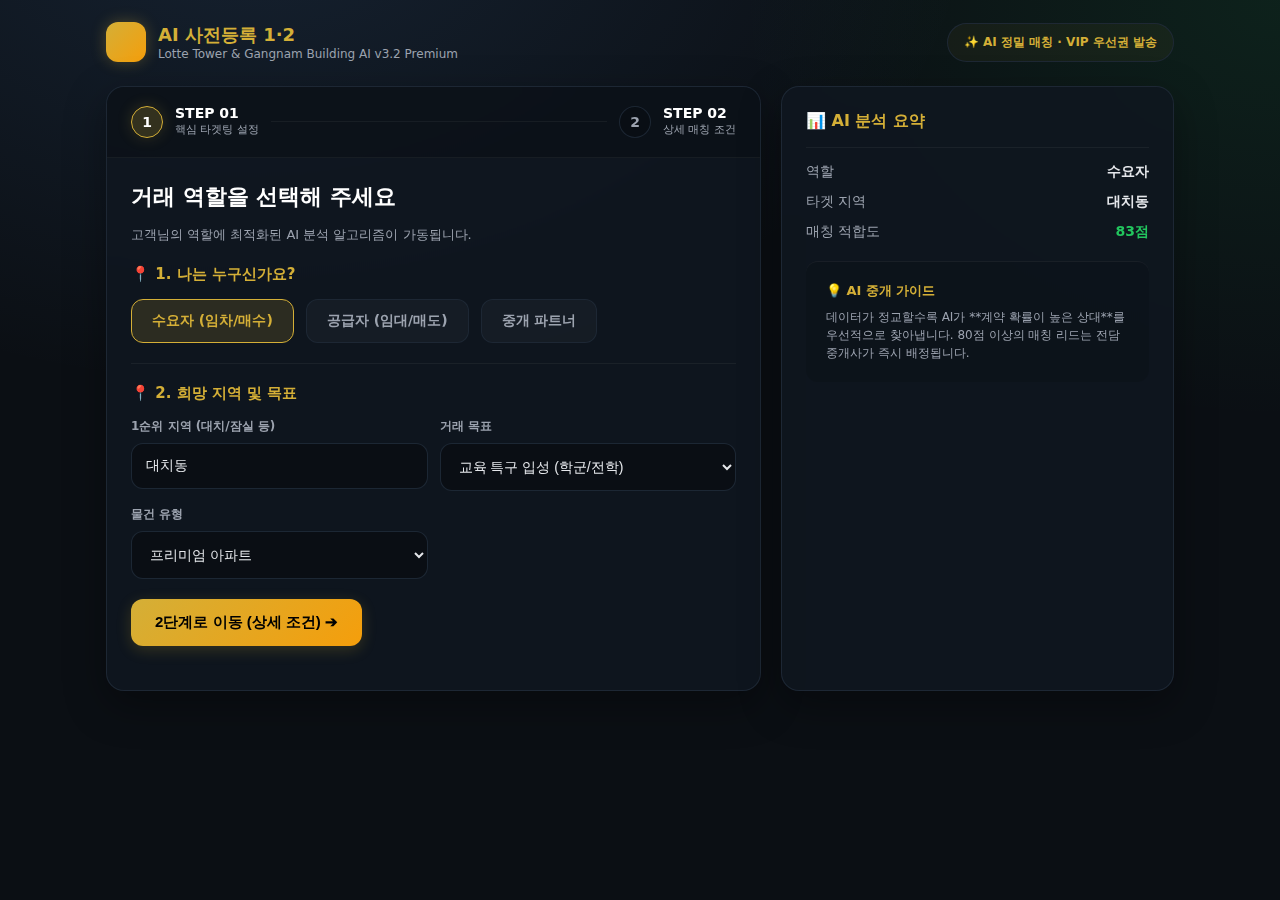
<file: pre_register_1_2.html>
<!doctype html>
<html lang="ko">

<head>
    <meta charset="utf-8" />
    <meta name="viewport" content="width=device-width,initial-scale=1" />
    <title>사전등록 1·2 | 롯데타워앤강남빌딩 AI v3.2</title>
    <style>
        :root {
            --bg: #0b0f14;
            --card: rgba(15, 22, 32, 0.85);
            --line: rgba(31, 42, 55, 0.9);
            --text: #e5e7eb;
            --muted: #9ca3af;
            --accent: #22c55e;
            --accent2: #60a5fa;
            --warn: #f59e0b;
            --danger: #ef4444;
            --shadow: 0 14px 40px rgba(0, 0, 0, .35);
            --r: 18px;
        }

        * {
            box-sizing: border-box;
            transition: all 0.2s ease-in-out;
        }

        body {
            margin: 0;
            font-family: ui-sans-serif, system-ui, -apple-system, "Segoe UI", Roboto, "Noto Sans KR", Arial;
            background: radial-gradient(1200px 800px at 20% -10%, rgba(96, 165, 250, .12), transparent 60%),
                radial-gradient(900px 700px at 100% 0%, rgba(34, 197, 94, .10), transparent 60%),
                var(--bg);
            color: var(--text);
            min-height: 100vh;
        }

        .wrap {
            max-width: 1100px;
            margin: 0 auto;
            padding: 22px 16px 64px;
            animation: fadeIn 0.8s ease-out;
        }

        @keyframes fadeIn {
            from {
                opacity: 0;
                transform: translateY(10px);
            }

            to {
                opacity: 1;
                transform: translateY(0);
            }
        }

        header {
            display: flex;
            justify-content: space-between;
            align-items: center;
            gap: 12px;
            margin-bottom: 24px;
        }

        .brand {
            display: flex;
            align-items: center;
            gap: 12px;
        }

        .logo {
            width: 40px;
            height: 40px;
            border-radius: 12px;
            background: linear-gradient(135deg, #d4af37, #f59e0b);
            box-shadow: 0 0 15px rgba(212, 175, 55, 0.3);
        }

        .brand h1 {
            font-size: 18px;
            margin: 0;
            font-weight: 900;
            color: #d4af37;
        }

        .brand p {
            margin: 0;
            color: var(--muted);
            font-size: 12px
        }

        .pill {
            display: inline-flex;
            align-items: center;
            gap: 8px;
            padding: 10px 16px;
            border: 1px solid var(--line);
            border-radius: 999px;
            color: #d4af37;
            font-size: 12px;
            background: rgba(212, 175, 55, 0.05);
            font-weight: 700;
        }

        .grid {
            display: grid;
            grid-template-columns: 1.25fr .75fr;
            gap: 20px;
        }

        @media (max-width: 980px) {
            .grid {
                grid-template-columns: 1fr;
            }
        }

        .card {
            background: var(--card);
            backdrop-filter: blur(12px);
            border: 1px solid var(--line);
            border-radius: var(--r);
            box-shadow: var(--shadow);
            overflow: hidden;
        }

        .inner {
            padding: 24px;
        }

        .sub {
            color: var(--muted);
            font-size: 13px;
            line-height: 1.6;
            margin-bottom: 20px;
        }

        .h2 {
            font-size: 22px;
            margin: 0 0 8px;
            font-weight: 900;
            color: #fff;
        }

        .stepBar {
            display: flex;
            gap: 12px;
            align-items: center;
            padding: 18px 24px;
            border-bottom: 1px solid rgba(255, 255, 255, 0.05);
            background: rgba(0, 0, 0, 0.2);
        }

        .stepDot {
            width: 32px;
            height: 32px;
            border-radius: 50%;
            display: flex;
            align-items: center;
            justify-content: center;
            border: 1px solid var(--line);
            color: var(--muted);
            font-weight: 800;
            font-size: 14px;
            background: rgba(8, 12, 18, 0.5);
        }

        .stepDot.on {
            border-color: #d4af37;
            color: #fff;
            background: rgba(212, 175, 55, 0.2);
            box-shadow: 0 0 15px rgba(212, 175, 55, 0.2);
        }

        .stepDot.done {
            border-color: var(--accent);
            color: #071018;
            background: var(--accent);
        }

        .stepLabel {
            font-size: 14px;
            font-weight: 900;
            color: #fff;
        }

        .divider {
            flex: 1;
            height: 1px;
            background: rgba(255, 255, 255, 0.05);
        }

        .section {
            padding: 20px 0;
            border-top: 1px solid rgba(255, 255, 255, 0.05);
        }

        .secTitle {
            font-size: 15px;
            font-weight: 800;
            color: #d4af37;
            margin: 0 0 15px;
        }

        .row {
            display: grid;
            grid-template-columns: 1fr 1fr;
            gap: 12px;
        }

        @media (max-width:720px) {
            .row {
                grid-template-columns: 1fr;
            }
        }

        label {
            display: block;
            font-size: 12px;
            color: var(--muted);
            margin: 0 0 8px;
            font-weight: 700;
        }

        input,
        select,
        textarea {
            width: 100%;
            padding: 14px;
            border-radius: 12px;
            border: 1px solid var(--line);
            background: rgba(0, 0, 0, 0.3);
            color: var(--text);
            outline: none;
            font-size: 14px;
        }

        textarea {
            min-height: 100px;
        }

        input:focus,
        select:focus,
        textarea:focus {
            border-color: #d4af37;
            background: rgba(0, 0, 0, 0.5);
        }

        .btnRow {
            display: flex;
            gap: 12px;
            flex-wrap: wrap;
            margin-top: 20px;
        }

        .btn {
            appearance: none;
            border: none;
            cursor: pointer;
            padding: 14px 24px;
            border-radius: 12px;
            font-weight: 900;
            font-size: 15px;
            display: inline-flex;
            align-items: center;
            justify-content: center;
            gap: 10px;
        }

        .btn.primary {
            background: linear-gradient(135deg, #d4af37, #f59e0b);
            color: #000;
            box-shadow: 0 4px 15px rgba(212, 175, 55, 0.2);
        }

        .btn.primary:hover {
            transform: translateY(-2px);
            box-shadow: 0 6px 20px rgba(212, 175, 55, 0.3);
        }

        .btn.ghost {
            background: rgba(255, 255, 255, 0.05);
            border: 1px solid var(--line);
            color: var(--text);
        }

        .btn.ghost:hover {
            background: rgba(255, 255, 255, 0.1);
        }

        .chips {
            display: flex;
            gap: 12px;
            flex-wrap: wrap;
        }

        .chip {
            padding: 12px 20px;
            border-radius: 12px;
            border: 1px solid var(--line);
            background: rgba(255, 255, 255, 0.03);
            cursor: pointer;
            font-size: 14px;
            font-weight: 800;
            color: var(--muted);
        }

        .chip:hover {
            border-color: #d4af37;
            color: #fff;
        }

        .chip.on {
            border-color: #d4af37;
            background: rgba(212, 175, 55, 0.15);
            color: #d4af37;
        }

        .sideBox {
            padding: 20px;
            border-top: 1px solid rgba(255, 255, 255, 0.05);
            background: rgba(0, 0, 0, 0.1);
        }

        .sum {
            display: grid;
            gap: 12px;
            margin-top: 15px;
            padding-top: 15px;
            border-top: 1px solid rgba(255, 255, 255, 0.05);
        }

        .sumItem {
            display: flex;
            justify-content: space-between;
            gap: 10px;
            font-size: 14px;
        }

        .sumItem span {
            color: var(--muted)
        }

        .ok {
            color: var(--accent);
            font-weight: 800;
        }

        .toast {
            position: fixed;
            left: 50%;
            bottom: 25px;
            transform: translateX(-50%);
            background: rgba(212, 175, 55, 0.95);
            border: 1px solid #d4af37;
            border-radius: 999px;
            padding: 14px 24px;
            font-size: 14px;
            color: #000;
            font-weight: 900;
            box-shadow: var(--shadow);
            display: none;
            z-index: 1000;
        }

        .hidden {
            display: none !important;
        }

        .checkRow {
            display: flex;
            gap: 12px;
            align-items: flex-start;
            margin-top: 15px;
            background: rgba(255, 255, 255, 0.02);
            padding: 15px;
            border-radius: 12px;
        }

        .checkRow input {
            width: auto;
            margin-top: 4px;
            transform: scale(1.2);
        }

        .mini {
            font-size: 12px;
            color: var(--muted);
            line-height: 1.5;
            margin-top: 4px;
        }

        #doneBox {
            background: linear-gradient(135deg, rgba(34, 197, 94, 0.1), rgba(212, 175, 55, 0.1));
            border: 1px solid rgba(34, 197, 94, 0.3);
            animation: pulse 2s infinite;
        }

        @keyframes pulse {
            0% {
                border-color: rgba(34, 197, 94, 0.3);
            }

            50% {
                border-color: rgba(34, 197, 94, 0.6);
            }

            100% {
                border-color: rgba(34, 197, 94, 0.3);
            }
        }
    </style>
</head>

<body>
    <div class="wrap">
        <header>
            <div class="brand">
                <div class="logo" aria-hidden="true"></div>
                <div>
                    <h1>AI 사전등록 1·2</h1>
                    <p>Lotte Tower & Gangnam Building AI v3.2 Premium</p>
                </div>
            </div>
            <div class="pill">✨ AI 정밀 매칭 · VIP 우선권 발송</div>
        </header>

        <div class="grid">
            <!-- MAIN CARD -->
            <div class="card">
                <div class="stepBar">
                    <div class="stepDot on" id="dot1">1</div>
                    <div>
                        <div class="stepLabel">STEP 01</div>
                        <div class="sub" style="margin:0; font-size:11px;">핵심 타겟팅 설정</div>
                    </div>
                    <div class="divider"></div>
                    <div class="stepDot" id="dot2">2</div>
                    <div>
                        <div class="stepLabel">STEP 02</div>
                        <div class="sub" style="margin:0; font-size:11px;">상세 매칭 조건</div>
                    </div>
                </div>

                <!-- STEP 1 INNER -->
                <div class="inner" id="step1">
                    <p class="h2">거래 역할을 선택해 주세요</p>
                    <p class="sub">고객님의 역할에 최적화된 AI 분석 알고리즘이 가동됩니다.</p>

                    <div class="section" style="border-top:none; padding-top:0;">
                        <p class="secTitle">📍 1. 나는 누구신가요?</p>
                        <div class="chips">
                            <div class="chip" id="roleDemand">수요자 (임차/매수)</div>
                            <div class="chip" id="roleSupply">공급자 (임대/매도)</div>
                            <div class="chip" id="roleAgent">중개 파트너</div>
                        </div>
                    </div>

                    <div class="section">
                        <p class="secTitle">📍 2. 희망 지역 및 목표</p>
                        <div class="row">
                            <div>
                                <label>1순위 지역 (대치/잠실 등)</label>
                                <input id="area1" placeholder="예: 대치동" value="대치동">
                            </div>
                            <div>
                                <label>거래 목표</label>
                                <select id="goal">
                                    <option value="학군/전학">교육 특구 입성 (학군/전학)</option>
                                    <option value="실거주">단지 이동 (실거주)</option>
                                    <option value="투자">수익형 투자 (AI 저평가)</option>
                                    <option value="기타">기타 요청</option>
                                </select>
                            </div>
                        </div>
                        <div class="row" style="margin-top:15px;">
                            <div>
                                <label>물건 유형</label>
                                <select id="ptype">
                                    <option value="아파트">프리미엄 아파트</option>
                                    <option value="오피스텔">학원가 오피스텔</option>
                                    <option value="빌딩/상가">상업용 빌딩/상가</option>
                                </select>
                            </div>
                        </div>

                        <div class="btnRow">
                            <button class="btn primary" type="button" id="btnNext">2단계로 이동 (상세 조건) ➔</button>
                        </div>
                    </div>
                </div>

                <!-- STEP 2 INNER -->
                <div class="inner hidden" id="step2">
                    <p class="h2">상세 매칭 조건을 입력해 주세요</p>
                    <p class="sub">입력하신 데이터는 AI가 계약 확률(Match Score)을 산출하는 데 사용됩니다.</p>

                    <div class="section" style="border-top:none; padding-top:0;">
                        <p class="secTitle">📍 3. 예산 및 입주일</p>

                        <div id="boxDemand" class="hidden">
                            <div class="row">
                                <div>
                                    <label>보증금 범위 (억원)</label>
                                    <select id="d_deposit">
                                        <option>5억 ~ 10억</option>
                                        <option selected>10억 ~ 15억</option>
                                        <option>15억 이상</option>
                                    </select>
                                </div>
                                <div>
                                    <label>희망 입주일 (3개월 내)</label>
                                    <input id="d_in" type="date">
                                </div>
                            </div>
                        </div>

                        <div id="boxSupply" class="hidden">
                            <div class="row">
                                <div>
                                    <label>희망 보증금/매매금</label>
                                    <input id="s_price" placeholder="예: 10억 / 150만">
                                </div>
                                <div>
                                    <label>입주 가능일</label>
                                    <input id="s_available" type="date">
                                </div>
                            </div>
                        </div>
                    </div>

                    <div class="section">
                        <p class="secTitle">📍 4. 연락처 및 개인정보 동의</p>
                        <div class="row">
                            <div>
                                <label>성함</label>
                                <input id="name" placeholder="홍길동">
                            </div>
                            <div>
                                <label>연락처</label>
                                <input id="phone" placeholder="010-0000-0000">
                            </div>
                        </div>

                        <div class="checkRow">
                            <input id="agree" type="checkbox">
                            <div>
                                <div style="font-weight:900; font-size:14px; color:#fff;">개인정보 수집 및 AI 매칭 리포트 수신 동의
                                </div>
                                <div class="mini">등록 시 AI가 매칭된 매물정보를 카톡/문자로 즉시 발송합니다.</div>
                            </div>
                        </div>

                        <div class="btnRow">
                            <button class="btn ghost" type="button" id="btnBack">⬅ 이전으로</button>
                            <button class="btn primary" type="button" id="btnFinish">최종 사전등록 완료</button>
                        </div>
                    </div>
                </div>
            </div>

            <!-- SIDE INFO -->
            <div class="card">
                <div class="inner">
                    <p class="h2" style="font-size:16px; color:#d4af37;">📊 AI 분석 요약</p>
                    <div class="sum">
                        <div class="sumItem"><span>역할</span><b id="sum_role">미선택</b></div>
                        <div class="sumItem"><span>타겟 지역</span><b id="sum_area">대치동</b></div>
                        <div class="sumItem"><span>매칭 적합도</span><b id="sum_prob" class="ok">—</b></div>
                    </div>

                    <div class="sideBox" style="margin-top:20px; border-radius:12px;">
                        <p class="secTitle" style="font-size:13px; margin-bottom:8px;">💡 AI 중개 가이드</p>
                        <div class="mini">
                            데이터가 정교할수록 AI가 **계약 확률이 높은 상대**를 우선적으로 찾아냅니다. 80점 이상의 매칭 리드는 전담 중개사가 즉시 배정됩니다.
                        </div>
                    </div>

                    <div id="doneBox" class="inner hidden"
                        style="margin-top:20px; border-radius:12px; text-align:center;">
                        <div class="mini" style="color:#22c55e; font-weight:900;">✅ 등록 완료 (Lead ID)</div>
                        <div id="leadId"
                            style="font-size:20px; font-weight:900; margin-top:5px; letter-spacing:1px; color:#fff;">—
                        </div>
                    </div>
                </div>
            </div>
        </div>
    </div>

    <div class="toast" id="toast"></div>

    <script>
        const $ = (id) => document.getElementById(id);
        const state = { role: "" };

        function showToast(msg) {
            const t = $("toast");
            t.textContent = msg;
            t.style.display = "block";
            setTimeout(() => t.style.display = "none", 2500);
        }

        function setRole(role) {
            state.role = role;
            ["roleDemand", "roleSupply", "roleAgent"].forEach(id => $(id).classList.remove("on"));
            if (role === "demand") $("roleDemand").classList.add("on");
            if (role === "supply") $("roleSupply").classList.add("on");
            if (role === "agent") $("roleAgent").classList.add("on");

            $("boxDemand").classList.toggle("hidden", role !== "demand");
            $("boxSupply").classList.toggle("hidden", role !== "supply");
            updateSummary();
        }

        function gotoStep(n) {
            $("step1").classList.toggle("hidden", n !== 1);
            $("step2").classList.toggle("hidden", n !== 2);
            $("dot1").classList.toggle("on", n === 1);
            $("dot2").classList.toggle("on", n === 2);
            $("dot1").classList.toggle("done", n === 2);
        }

        function updateSummary() {
            $("sum_role").textContent = state.role === "demand" ? "수요자" : (state.role === "supply" ? "공급자" : "중개 파트너");
            const baseScore = state.role ? 75 : 0;
            $("sum_prob").textContent = state.role ? (baseScore + Math.floor(Math.random() * 20)) + "점" : "분석중";
        }

        $("roleDemand").onclick = () => setRole("demand");
        $("roleSupply").onclick = () => setRole("supply");
        $("roleAgent").onclick = () => setRole("agent");

        $("btnNext").onclick = () => {
            if (!state.role) return showToast("역할을 먼저 선택해 주세요.");
            gotoStep(2);
        };

        $("btnBack").onclick = () => gotoStep(1);

        $("btnFinish").onclick = () => {
            if (!$("agree").checked) return showToast("개인정보 동의가 필요합니다.");
            if (!$("name").value) return showToast("성함을 입력해 주세요.");

            const id = "LTG-" + Math.floor(1000 + Math.random() * 9000);
            $("leadId").textContent = id;
            $("doneBox").classList.remove("hidden");
            showToast("🎉 사전등록이 성공적으로 완료되었습니다!");
        };

        setRole("demand");
    </script>
</body>

</html>
</file>
